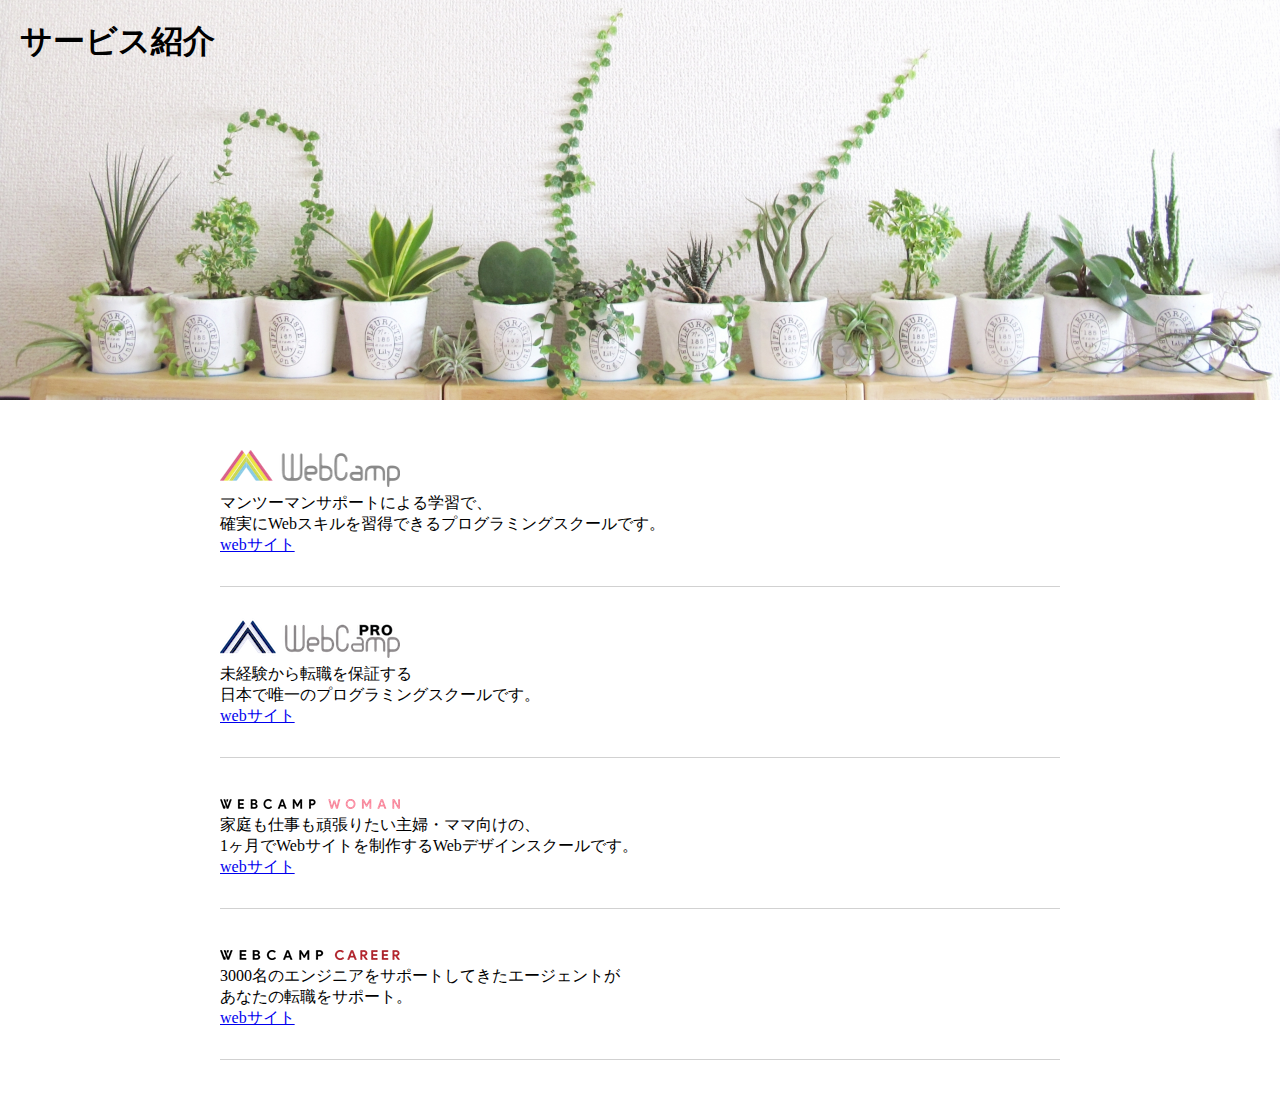
<file: 1-7/index.html>
<!DOCTYPE html>
<html lang="ja">
  <head>
    <meta charset="UTF-8" />
    <link rel="stylesheet" href="style.css" />
    <title>1-7</title>
  </head>
  <body>
    <section class="main-visual">
      <h1 class="headline">サービス紹介</h1>
    </section>
    <main>
      <section class="service1">
        <h2>
          <img src="img/wc-logo.png" alt="ロゴ" />
        </h2>
        <p>
          マンツーマンサポートによる学習で、<br />
          確実にWebスキルを習得できるプログラミングスクールです。
        </p>
        <a href="https://web-camp.io">webサイト</a>
      </section>
      <section class="service2">
        <h2>
          <img src="img/wcp-logo.png" alt="ロゴ" />
        </h2>
        <p>
          未経験から転職を保証する<br />
          日本で唯一のプログラミングスクールです。
        </p>
        <a href="https://web-camp.io/pro/">webサイト</a>
      </section>
      <section class="service3">
        <h2>
          <img src="img/wcw-logo.png" alt="ロゴ" />
        </h2>
        <p>
          家庭も仕事も頑張りたい主婦・ママ向けの、<br />
          1ヶ月でWebサイトを制作するWebデザインスクールです。
        </p>
        <a href="https://web-camp.io/woman/">webサイト</a>
      </section>
      <section class="service4">
        <h2>
          <img src="img/wcc-logo.png" alt="ロゴ" />
        </h2>
        <p>
          3000名のエンジニアをサポートしてきたエージェントが<br />
          あなたの転職をサポート。
        </p>
        <a href="https://web-camp.io/career/">webサイト</a>
      </section>
    </main>
  </body>
</html>
</file>
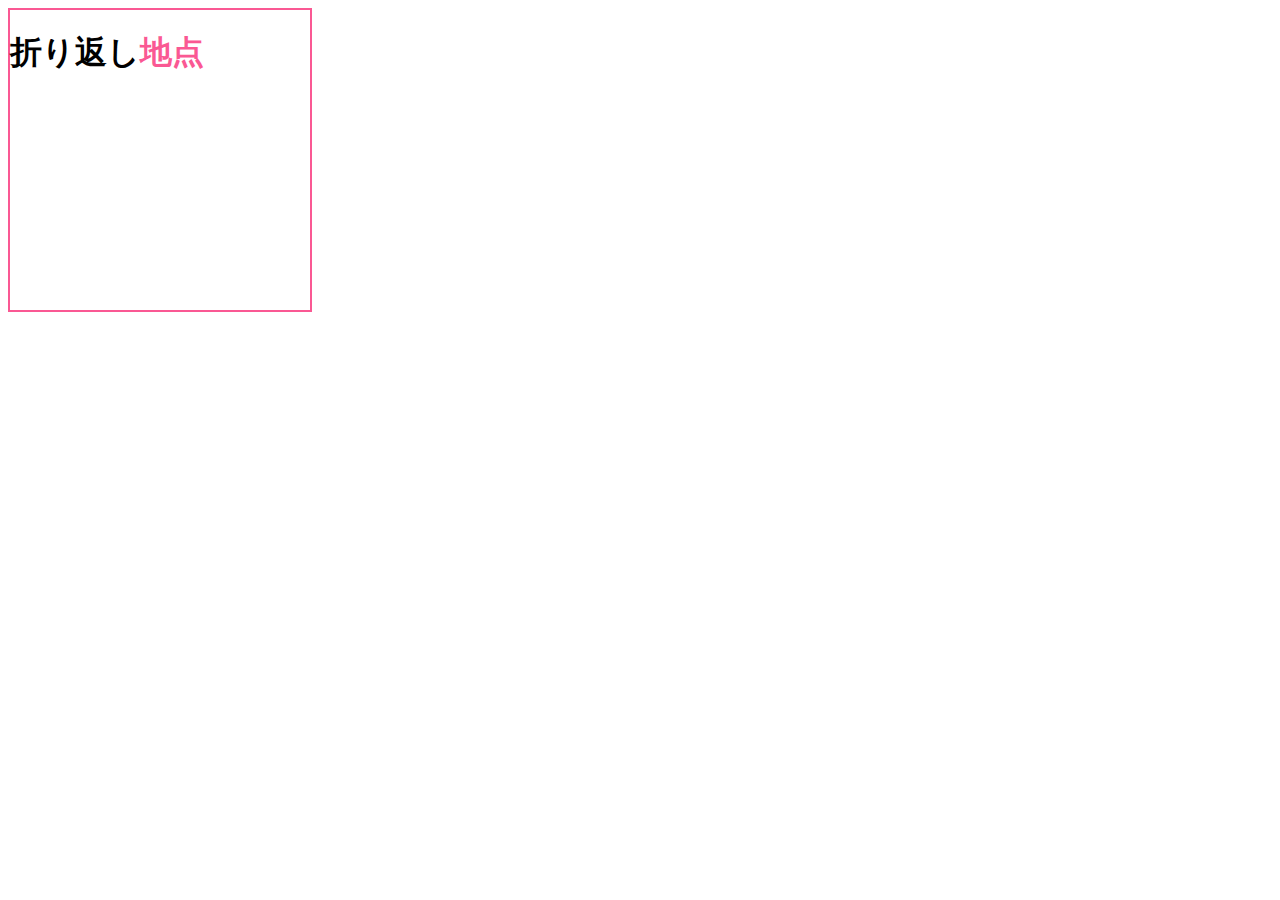
<file: 1-7ex/index.html>
<!DOCTYPE html>
<html lang="ja">
  <head>
    <meta charset="UTF-8" />
    <!-- CSSファイルの読み込み -->
    <link rel="stylesheet" href="style.css" />
    <title>7章 確認問題</title>
  </head>
  <body>
    <section> <h1>折り返し<span>地点</span></h1></section>
  </body>
</html>
</file>
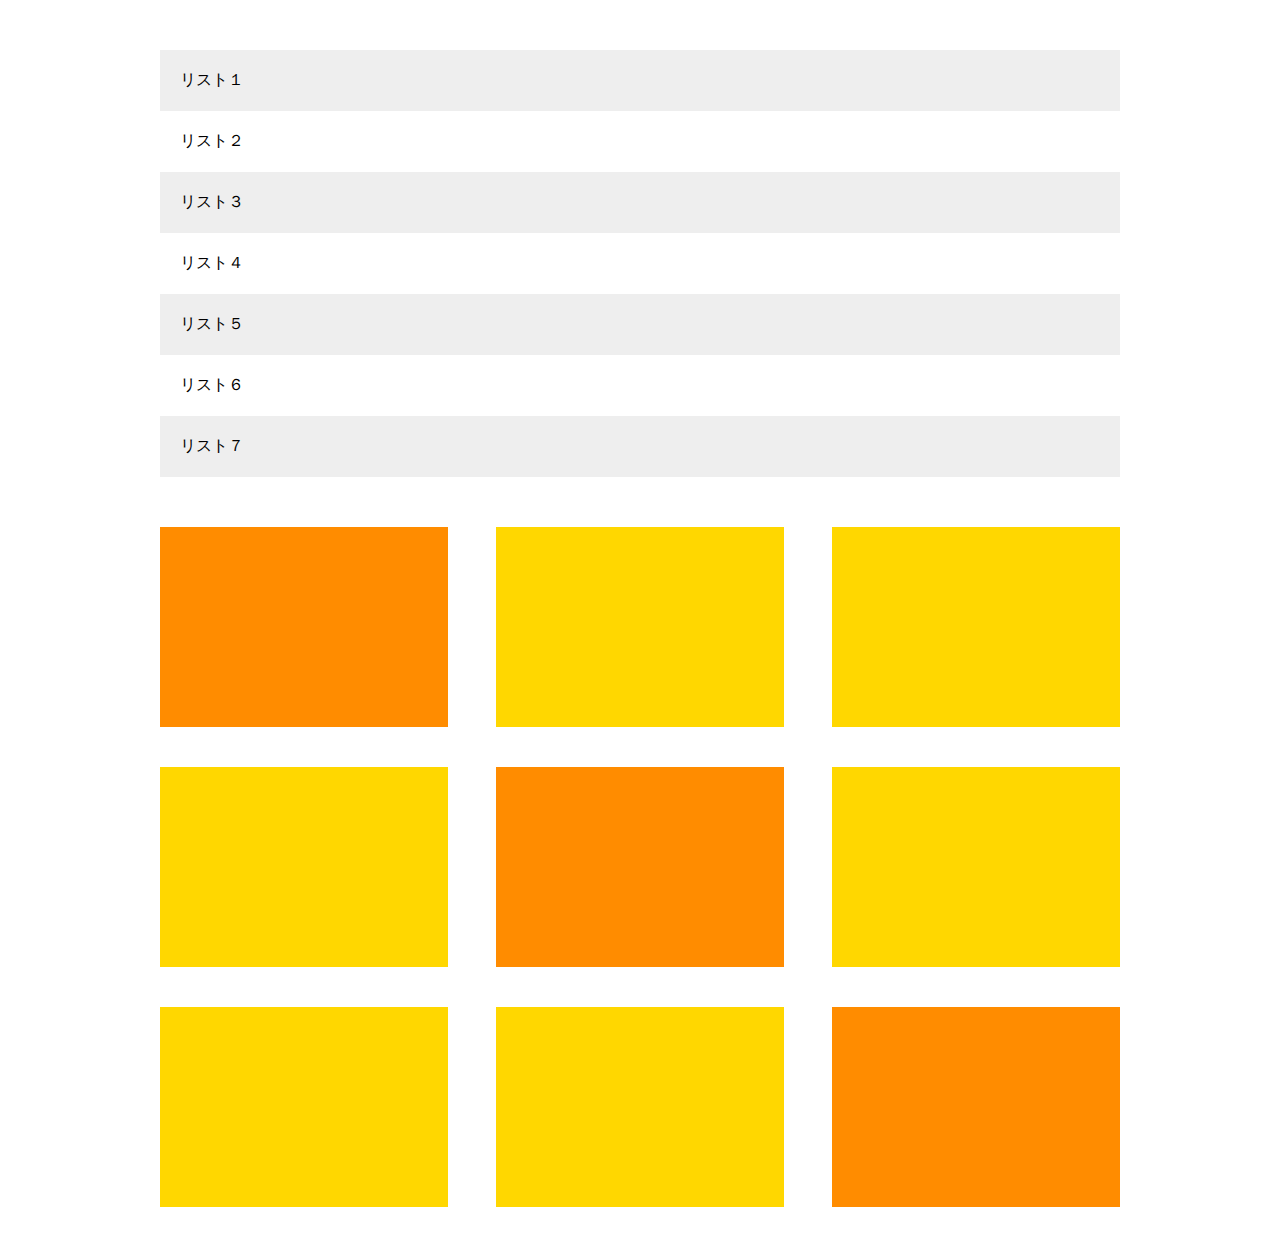
<file: 1-8/index.html>
<!DOCTYPE html>
<html lang="ja">
  <head>
    <meta charset="UTF-8" />
    <!-- CSSファイルの読み込み -->
    <link rel="stylesheet" href="style.css" />
    <title>1-8</title>
  </head>
  <body>
    <main>
      <ul class="item-list">
        <li class="item">リスト１</li>
        <li class="item">リスト２</li>
        <li class="item">リスト３</li>
        <li class="item">リスト４</li>
        <li class="item">リスト５</li>
        <li class="item">リスト６</li>
        <li class="item">リスト７</li>
      </ul>
      <div class="box-list">
        <div class="box"></div>
        <div class="box"></div>
        <div class="box"></div>
        <div class="box"></div>
        <div class="box"></div>
        <div class="box"></div>
        <div class="box"></div>
        <div class="box"></div>
        <div class="box"></div>
      </div>
    </main>
  </body>
</html>
</file>
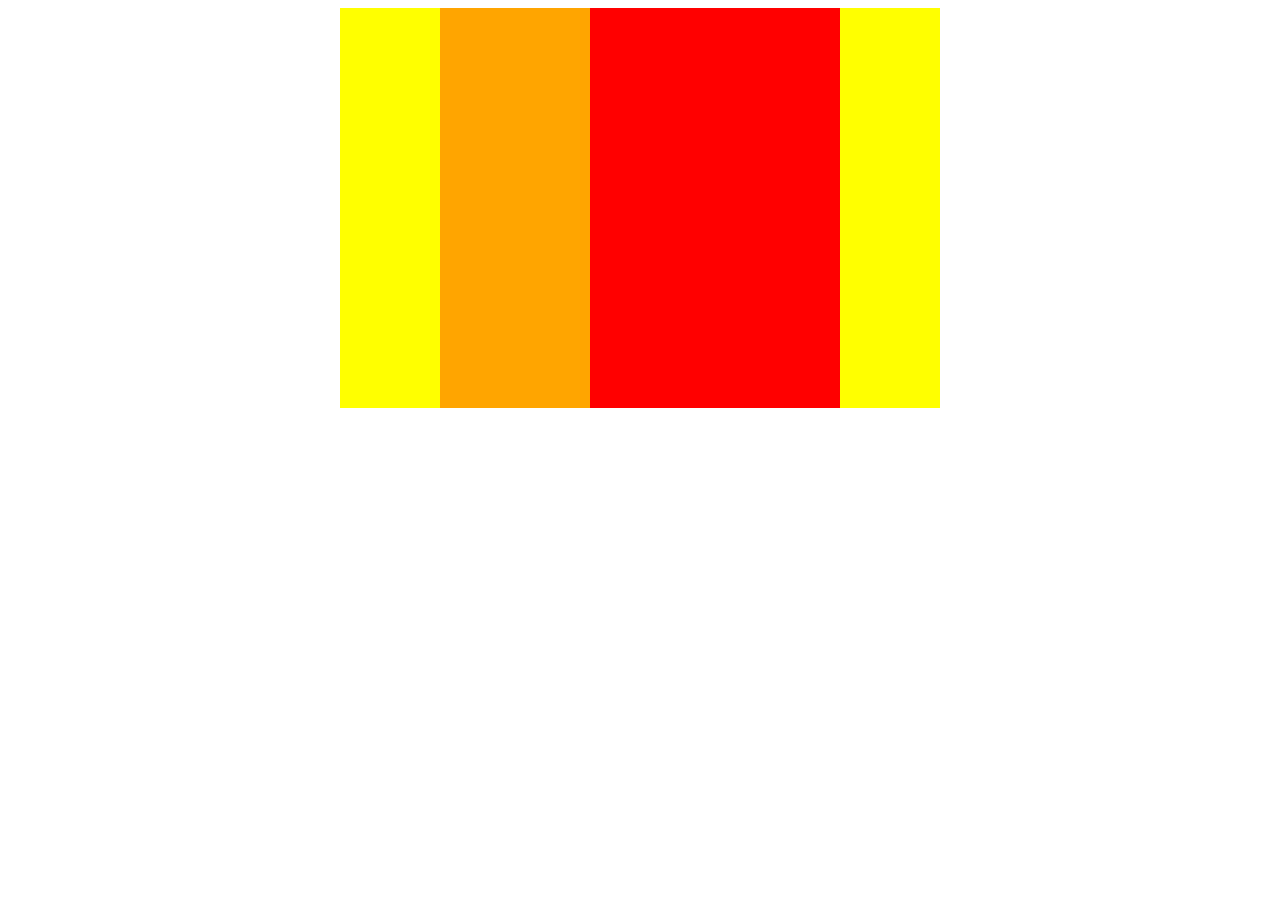
<file: boxes/index.html>
<!DOCTYPE html>
<html lang="ja">
  <head>
    <meta charset="UTF-8" />
    <link rel="stylesheet" href="style.css" />
    <title>boxes</title>
  </head>

  <body>
    <div class="boxes">
      <div class="box1"></div>
      <div class="box2"></div>
    </div>
  </body>
</html>
</file>
<file: 1-7/style.css>
* {
  margin: 0;
  padding: 0;
  box-sizing: border-box;
}

.main-visual {
  height: 400px;
  width: 100%;
  background-image: url(img/mv.jpg);
  background-size: cover;
  background-position: bottom;
}

.headline {
  padding: 20px;
}

main {
  width: 840px;
  margin: 50px auto;
}

.service1 {
  margin-bottom: 30px;
  border-bottom: 1px solid #d1d1d1;
  padding-bottom: 30px;
}

.service2 {
  margin-bottom: 30px;
  border-bottom: 1px solid #d1d1d1;
  padding-bottom: 30px;
}

.service3 {
  margin-bottom: 30px;
  border-bottom: 1px solid #d1d1d1;
  padding-bottom: 30px;
}

.service4 {
  border-bottom: 1px solid #d1d1d1;
  padding-bottom: 30px;
}
</file>
<file: 1-7ex/style.css>
section {
  width: 300px;
  height: 300px;
  border: 2px solid #fa5893;
}
span {
  color: #fa5893;
}
</file>
<file: 1-8/style.css>
* {
  margin: 0;
  padding: 0;
  box-sizing: border-box;
}

main {
  width: 960px;
  margin: 50px auto;
}
.item-list {
  margin-bottom: 50px;
}
.item:nth-child(odd) {
  background-color: #eee;
}
.item {
  padding: 20px;
  list-style: none;
}
.box:first-child,
.box:nth-child(5),
.box:last-child {
  background-color: #ff8c00;
}
.box {
  background-color: #ffd700;
  width: 30%;
  height: 200px;
  float: left;
  margin-right: 5%;
  margin-bottom: 40px;
}
.box:nth-child(3n) {
  margin-right: 0;
}
</file>
<file: boxes/style.css>
.boxes {
  width: 600px;
  background-color: yellow;
  display: flex;
  justify-content: center;
  margin: 0 auto;
}
.box1 {
  width: 150px;
  height: 400px;
  background-color: orange;
}
.box2 {
  width: 250px;
  height: 400px;
  background-color: red;
}
</file>
